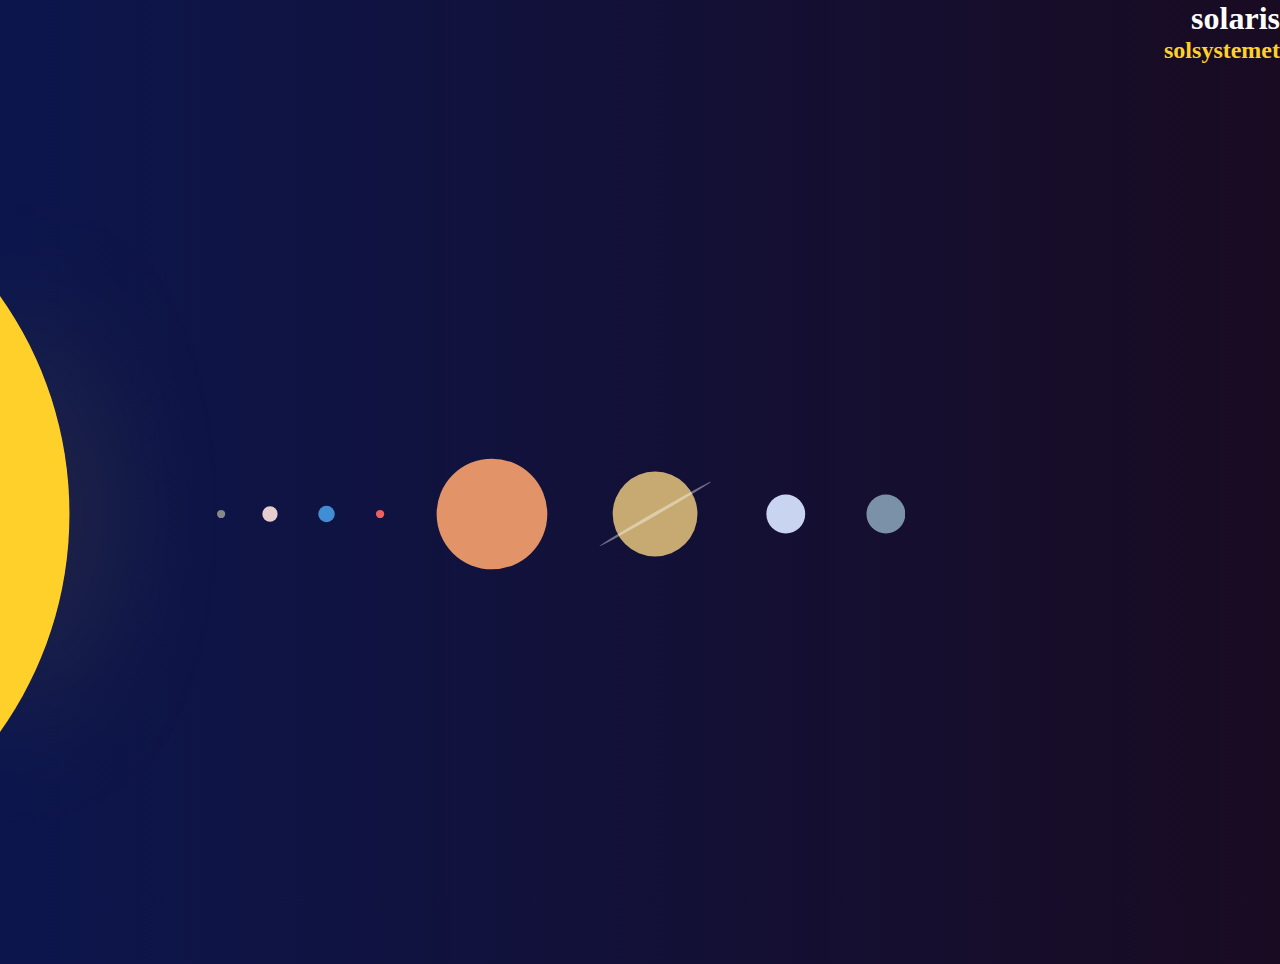
<file: solaris/index.html>
<!DOCTYPE html>
<html lang="en">
<head>
    <meta charset="UTF-8">
    <meta name="viewport" content="width=device-width, initial-scale=1.0">
    <title>solaris</title>
    <link rel="stylesheet" href="style.css">
   
</head>
<body>
    
    
    <div class="texten">
        <h1>solaris</h1>
        
    </div>
    
   <div class="texten2"> 
    <h2>solsystemet</h2>
   </div>
    <section id="popup" class="popup_content">
        <ul id="planetList"></ul>
        <article id="overlay" class="overlay">
            <!-- Content of your pop-up goes here -->
            <h2>Popup Title</h2>
            <p>This is the popup content. You can add any information or HTML elements here.</p>
            <button onclick="closePopup()">Close</button>
        </article>
    </section>
</section>

  
  
 
 
    <ul id="planetList"></ul>
  
  </section>
    <div class="flex-container">
        <svg 
       id="planet0"
        width="368" height="900" viewBox="0 0 368 900" fill="none" 
                xmlns="http://www.w3.org/2000/svg">
          <g filter="url(#filter0_d_7_7)">

            <path fill-rule="evenodd" clip-rule="evenodd" d="M0 820.061C74.3038 715.639 118 587.922 118 450C118 312.078 74.3038 184.361 0 79.9392V820.061Z" fill="#FFD029"/>
            </g>
            <defs>
            <filter id="filter0_d_7_7" x="-250" y="-170.061" width="618" height="1240.12" filterUnits="userSpaceOnUse" color-interpolation-filters="sRGB">
            <feFlood flood-opacity="0" result="BackgroundImageFix"/>
            <feColorMatrix in="SourceAlpha" type="matrix" values="0 0 0 0 0 0 0 0 0 0 0 0 0 0 0 0 0 0 127 0" result="hardAlpha"/>
            <feOffset/>
            <feGaussianBlur stdDeviation="125"/>
            <feComposite in2="hardAlpha" operator="out"/>
            <feColorMatrix type="matrix" values="0 0 0 0 1 0 0 0 0 0.815257 0 0 0 0 0.1625 0 0 0 0.2 0"/>
            <feBlend mode="normal" in2="BackgroundImageFix" result="effect1_dropShadow_7_7"/>
            <feBlend mode="normal" in="SourceGraphic" in2="effect1_dropShadow_7_7" result="shape"/>
            </filter>
            </defs>
            </svg>
          
           
            <svg width="1169" height="188" viewBox="0 0 1169 188" 

            fill="none" xmlns="http://www.w3.org/2000/svg">
        
            
            
        <circle  id="planet1" cx="7" cy="94" r="7" fill="#888888"/>
        <circle id="planet2" cx="90" cy="94" r="13" fill="#E7CDCD"/>
        <circle id="planet3" cx="186" cy="94" r="14" fill="#428ED5"/>
        <circle id="planet4"  cx="277" cy="94" r="7" fill="#EF5F5F"/>
        <circle id="planet5" cx="467" cy="94" r="94" fill="#E29468"/>
        <circle id="planet6" cx="744" cy="94" r="72" fill="#C7AA72"/>
        <ellipse cx="744" cy="94" rx="109.116" ry="2.75039" transform="rotate(-30 744 94)" fill="white" fill-opacity="0.4"/>
        <circle id="planet7" cx="966" cy="94" r="33" fill="#C9D4F1"/>
        <circle id="planet8" cx="1136" cy="94" r="33" fill="#7A91A7"/>
        </svg>
     
  
        <article id="#overlay" class="overlay">
            
        </article>  
      
  </section>
  <script src="script.js" ></script>
</body>
    
            </div>
           
</html>
</file>
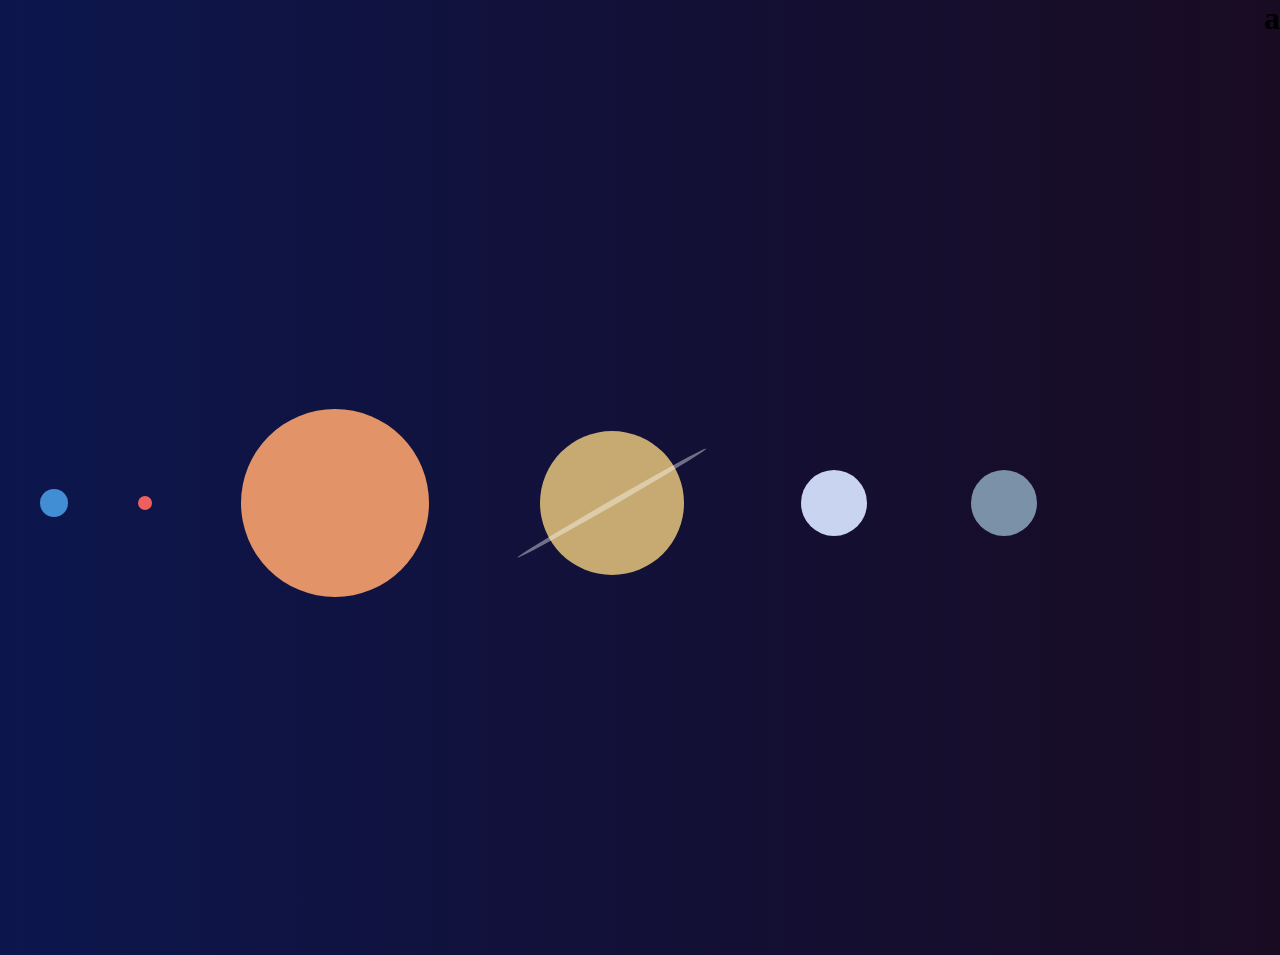
<file: svg/index.html>
<!DOCTYPE html>
<html lang="en">
<head>
    <meta charset="UTF-8">
    <meta name="viewport" content="width=device-width, initial-scale=1.0">
    <title>Document</title>
    <link rel="stylesheet" href="style.css">
    <script src="script.js" defer></script>
</head>
<body>
    <div class="texten">
    <h1>a</h1>
   </div>
   <li id="listItem"></li>
   
    <div class="flex-container">
        <a class="button1" href="#overlay"></a>
        <svg width="368" height="900" viewBox="0 0 368 900" fill="none" 
                xmlns="http://www.w3.org/2000/svg">
         
        <g filter="url(#filter0_d_7_7)">
            <path fill-rule="evenodd" clip-rule="evenodd" d="M0 820.061C74.3038 715.639 118 587.922 118 450C118 312.078 74.3038 184.361 0 79.9392V820.061Z" fill="#FFD029"/>
            </g>
            <defs>
            <filter id="filter0_d_7_7" x="-250" y="-170.061" width="618" height="1240.12" filterUnits="userSpaceOnUse" color-interpolation-filters="sRGB">
            <feFlood flood-opacity="0" result="BackgroundImageFix"/>
            <feColorMatrix in="SourceAlpha" type="matrix" values="0 0 0 0 0 0 0 0 0 0 0 0 0 0 0 0 0 0 127 0" result="hardAlpha"/>
            <feOffset/>
            <feGaussianBlur stdDeviation="125"/>
            <feComposite in2="hardAlpha" operator="out"/>
            <feColorMatrix type="matrix" values="0 0 0 0 1 0 0 0 0 0.815257 0 0 0 0 0.1625 0 0 0 0.2 0"/>
            <feBlend mode="normal" in2="BackgroundImageFix" result="effect1_dropShadow_7_7"/>
            <feBlend mode="normal" in="SourceGraphic" in2="effect1_dropShadow_7_7" result="shape"/>
            </filter>
            </defs>
            </svg>
          
            <div class="modal">
            <section class="popup-area">
               
            <svg width="1169" height="188" viewBox="0 0 1169 188" 

            fill="none" xmlns="http://www.w3.org/2000/svg">
        
             <a class="button" href="#overlay"><circle  id="planet1" cx="7" cy="94" r="7" fill="#888888"/>
        <circle id="planet2" cx="90" cy="94" r="13" fill="#E7CDCD"/>
        <circle id="planet3" cx="186" cy="94" r="14" fill="#428ED5"/>
        <circle id="planet4" cx="277" cy="94" r="7" fill="#EF5F5F"/>
        <circle id="planet5" cx="467" cy="94" r="94" fill="#E29468"/>
        <circle id="planet6" cx="744" cy="94" r="72" fill="#C7AA72"/>
        <ellipse cx="744" cy="94" rx="109.116" ry="2.75039" transform="rotate(-30 744 94)" fill="white" fill-opacity="0.4"/>
        <circle id="planet7" cx="966" cy="94" r="33" fill="#C9D4F1"/>
        <circle id="planet8" cx="1136" cy="94" r="33" fill="#7A91A7"/>
        </svg>
        
    </div>


    
            </div>
  
</body>
</html>
</file>
<file: solaris/style.css>
*{
    margin: 0;
    padding: 0;
    box-sizing: border-box;
}
body{
    background: linear-gradient(90deg, #0C164D 0%, #190B22 100%);
    width: 100vw;
    height: 100vh;
    background-size: cover;
}


.texten{
 display: flex;
 flex-direction: column;
 place-items: end;
 color: white;
   
   
}


.texten2{
    display: flex;
    flex-direction: column;
    place-items: end;
    color: #FFD029;
       
}

.flex-container{
    justify-content: center;
    display: flex;
    align-items: center;
    height: 100vh;
margin-right: 375px;
margin-bottom: 100px;
    
}

#planetList{
display: none;

}

#overlay{
  
        position: fixed; /* Sit on top of the page content */
        display: none; /* Hidden by default */
        width: 100%; /* Full width (cover the whole page) */
        height: 100%; /* Full height (cover the whole page) */
        top: 0;
        left: 0;
        right: 0;
        bottom: 0;
        background: linear-gradient(90deg, #0C164D 0%, #190B22 100%);

        z-index: 2; /* Specify a stack order in case you're using a different order for other elements */
        color: white;
   text-align: center;
  padding: auto;
  
}
#overlay:target {
    visibility: visible;
    opacity: 1;
  }
  .popup {
    background: linear-gradient(90deg, #0C164D 0%, #190B22 100%);
  }
  
  .popup__content {
    margin: 25% auto;
    padding: 1.3rem;
    background: linear-gradient(90deg, #0C164D 0%, #190B22 100%);
    border-radius: 0.6rem;
    width: 30%;
    position: relative;
    transition: all 1s ease-in-out;
    
  }
  .popup__content {
    overflow: auto;
    color: black;
   
  }
</file>
<file: svg/style.css>
*{
    margin: 0;
    padding: 0;
    box-sizing: border-box;
}
body{
    background: linear-gradient(90deg, #0C164D 0%, #190B22 100%);
    width: 100vw;
    height: 100vh;
    background-size: cover;
}

.texten{
    text-align: end;
    place-self: right;
   
}



.flex-container{
    justify-content: center;
    display: flex;
    align-items: center;
    height: 100vh;
margin-right: 375px;
margin-bottom: 100px;
    
}

.button {
    transition: all 0.3s ease-out;
  }
    

  #overlay {
    position: fixed;
    top: 0;
    bottom: 0;
    left: 0;
    right: 0;
    background: rgba(0, 0, 0, 0.7);
    transition: opacity 500ms;
    visibility: hidden;
    opacity: 0;
  }
</file>
